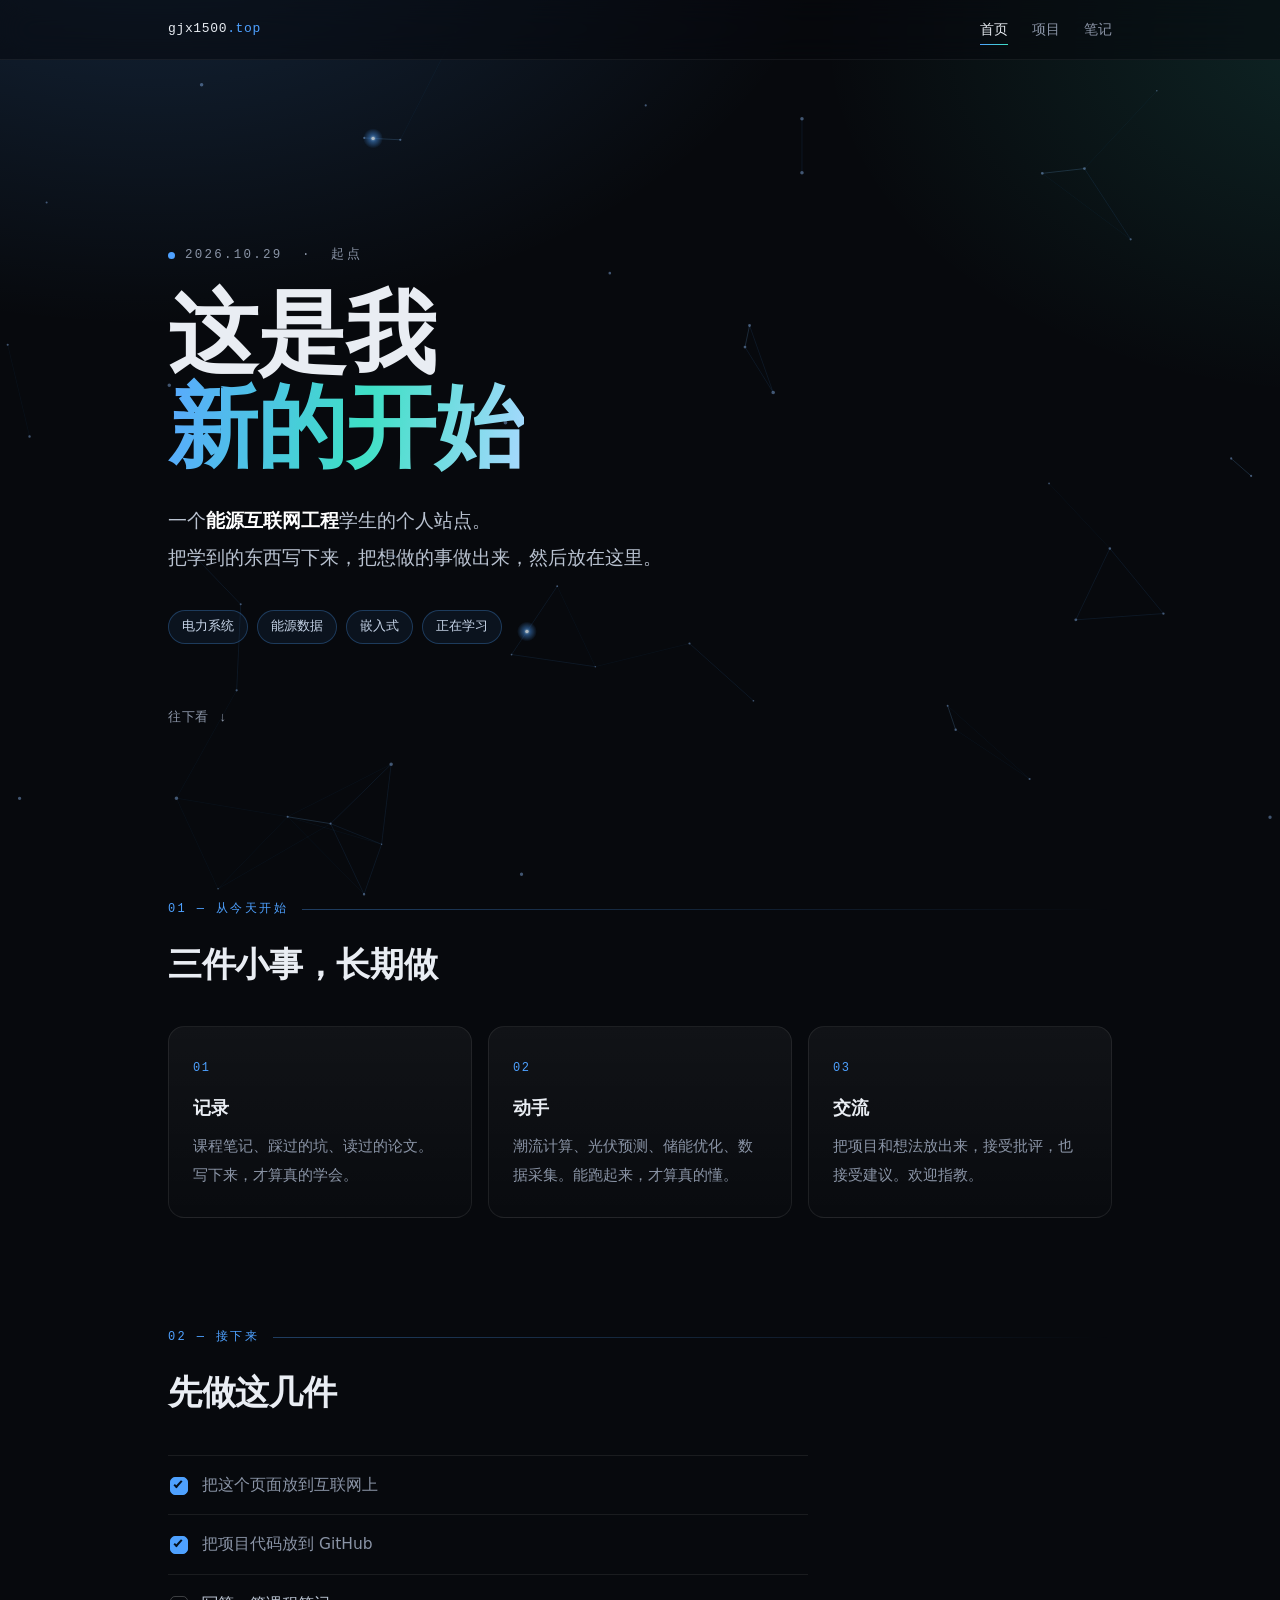
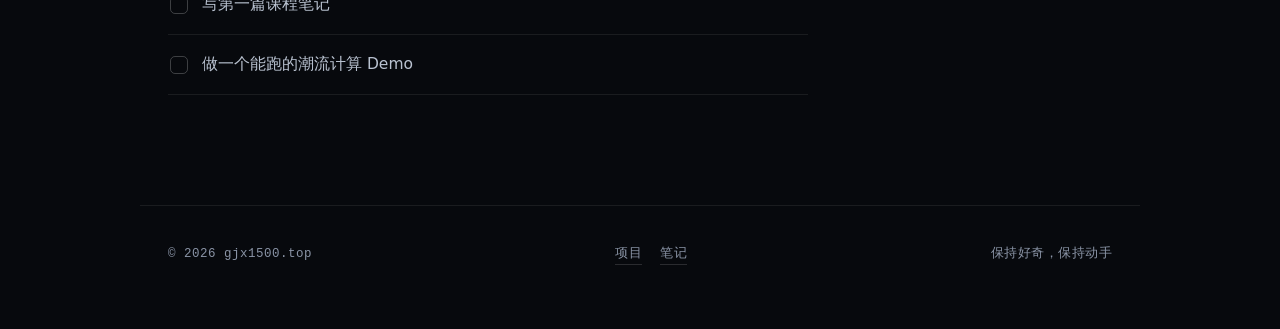
<file: index.html>
<!DOCTYPE html>
<html lang="zh-CN">
<head>
<meta charset="UTF-8">
<meta name="viewport" content="width=device-width, initial-scale=1">
<meta name="theme-color" content="#07090d">
<title>这是我新的开始 · gjx1500.top</title>
<meta name="description" content="一个能源互联网工程学生的个人站点。记录、动手、交流。">
<link rel="icon" href="data:image/svg+xml,%3Csvg xmlns='http://www.w3.org/2000/svg' viewBox='0 0 32 32'%3E%3Crect width='32' height='32' rx='8' fill='%2307090d'/%3E%3Cpath d='M18 4 8 18h6l-2 10 10-14h-6z' fill='%234ea1ff'/%3E%3C/svg%3E">
<link rel="stylesheet" href="/assets/site.css">
<script>document.documentElement.classList.add('js')</script>
</head>
<body>

<canvas id="grid" aria-hidden="true"></canvas>

<div class="wrap">

  <header class="nav">
    <a class="brand" href="/">gjx1500<em>.top</em></a>
    <nav>
      <a href="/" class="on">首页</a>
      <a href="/projects/">项目</a>
      <a href="/notes/">笔记</a>
    </nav>
  </header>

  <!-- ========== 首屏：改这里 ========== -->
  <header class="hero">
    <p class="kicker rise d1"><span class="dot"></span>2026.10.29 &nbsp;·&nbsp; 起点</p>

    <h1 class="big rise d2">这是我<br><span class="grad">新的开始</span></h1>

    <p class="lead rise d3">
      一个<strong>能源互联网工程</strong>学生的个人站点。<br>
      把学到的东西写下来，把想做的事做出来，然后放在这里。
    </p>

    <ul class="tags rise d4">
      <li>电力系统</li>
      <li>能源数据</li>
      <li>嵌入式</li>
      <li>正在学习</li>
    </ul>

    <a class="scroll rise d5" href="#start">往下看 <span>↓</span></a>
  </header>

  <!-- ========== 三件事 ========== -->
  <section class="block" id="start">
    <p class="sec-label">01 — 从今天开始</p>
    <h2 class="sec-title">三件小事，长期做</h2>

    <div class="cards">
      <a class="card reveal" href="/notes/">
        <span class="num">01</span>
        <h3>记录</h3>
        <p>课程笔记、踩过的坑、读过的论文。写下来，才算真的学会。</p>
      </a>

      <a class="card reveal" href="/projects/">
        <span class="num">02</span>
        <h3>动手</h3>
        <p>潮流计算、光伏预测、储能优化、数据采集。能跑起来，才算真的懂。</p>
      </a>

      <a class="card reveal" href="/notes/">
        <span class="num">03</span>
        <h3>交流</h3>
        <p>把项目和想法放出来，接受批评，也接受建议。欢迎指教。</p>
      </a>
    </div>
  </section>

  <!-- ========== 清单：改这里 ========== -->
  <section class="block" id="next">
    <p class="sec-label">02 — 接下来</p>
    <h2 class="sec-title">先做这几件</h2>

    <ol class="list reveal">
      <li class="done"><span class="box" aria-hidden="true"></span><span>把这个页面放到互联网上</span></li>
      <li class="done"><span class="box" aria-hidden="true"></span><span>把项目代码放到 GitHub</span></li>
      <li><span class="box" aria-hidden="true"></span><span>写第一篇课程笔记</span></li>
      <li><span class="box" aria-hidden="true"></span><span>做一个能跑的潮流计算 Demo</span></li>
    </ol>
  </section>

  <footer>
    <span>© 2026 gjx1500.top</span>
    <span class="fsocial"><a href="/projects/">项目</a><a href="/notes/">笔记</a></span>
    <span>保持好奇，保持动手</span>
  </footer>

</div>

<script src="/assets/bg.js"></script>
</body>
</html>
</file>
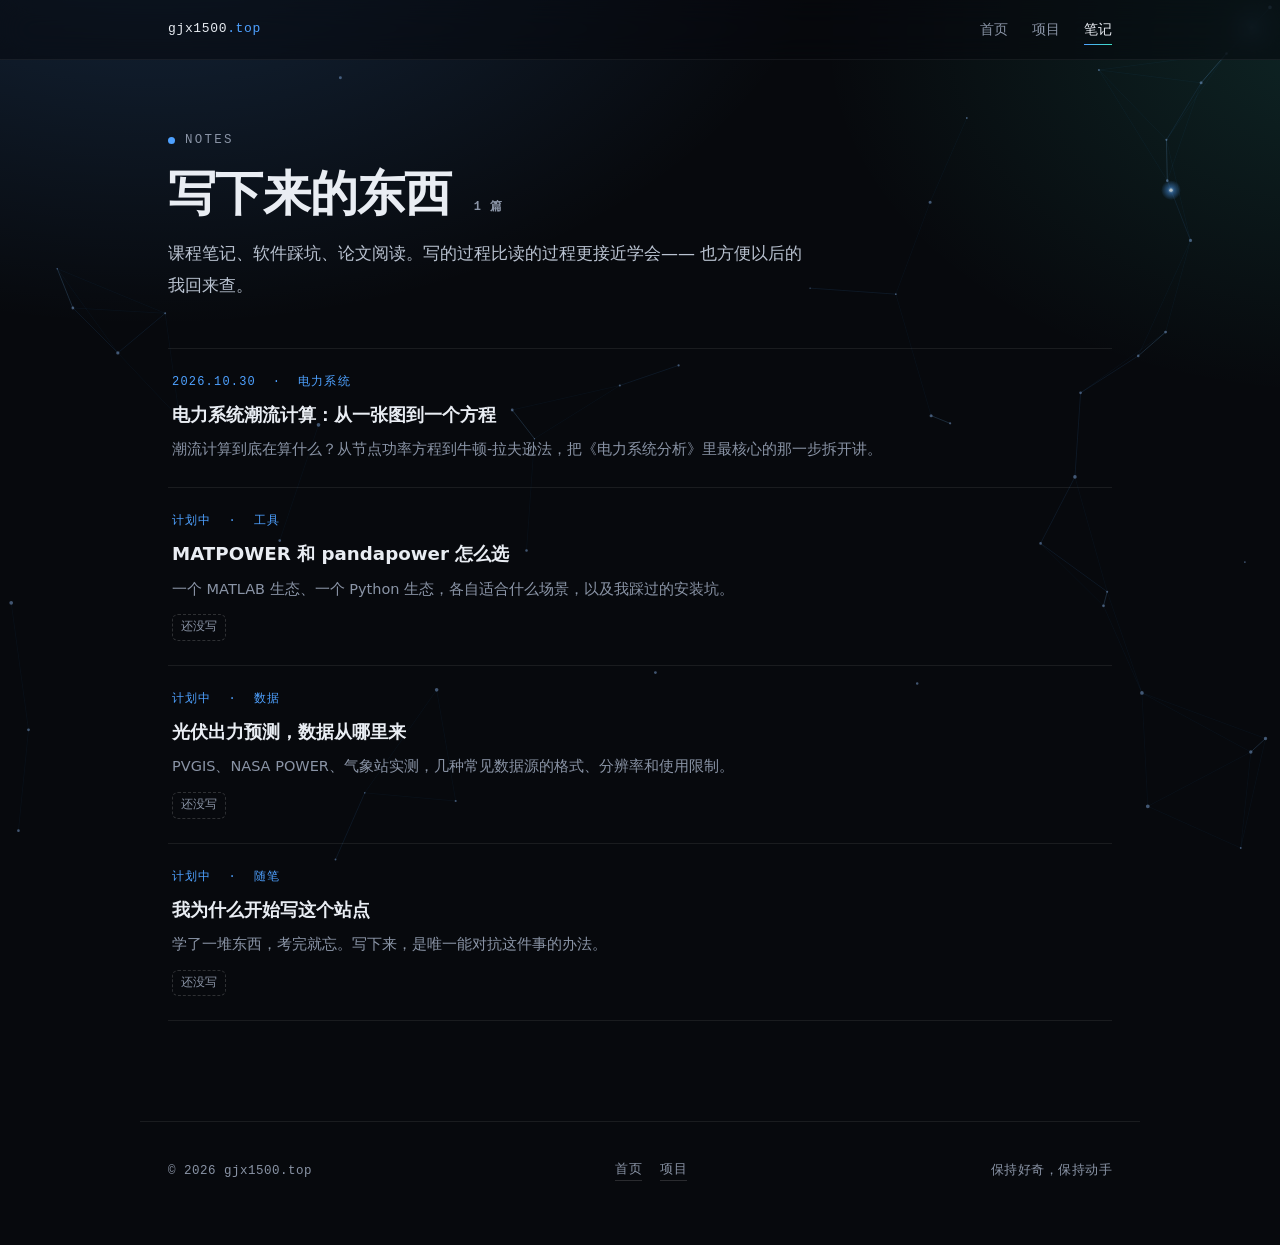
<file: notes/index.html>
<!DOCTYPE html>
<html lang="zh-CN">
<head>
<meta charset="UTF-8">
<meta name="viewport" content="width=device-width, initial-scale=1">
<meta name="theme-color" content="#07090d">
<title>笔记 · gjx1500.top</title>
<meta name="description" content="课程笔记、踩过的坑、读过的论文。">
<link rel="icon" href="data:image/svg+xml,%3Csvg xmlns='http://www.w3.org/2000/svg' viewBox='0 0 32 32'%3E%3Crect width='32' height='32' rx='8' fill='%2307090d'/%3E%3Cpath d='M18 4 8 18h6l-2 10 10-14h-6z' fill='%234ea1ff'/%3E%3C/svg%3E">
<link rel="stylesheet" href="/assets/site.css">
<script>document.documentElement.classList.add('js')</script>
</head>
<body>

<canvas id="grid" aria-hidden="true"></canvas>

<div class="wrap">

  <header class="nav">
    <a class="brand" href="/">gjx1500<em>.top</em></a>
    <nav>
      <a href="/">首页</a>
      <a href="/projects/">项目</a>
      <a href="/notes/" class="on">笔记</a>
    </nav>
  </header>

  <main class="page">
    <div class="page-head">
      <p class="kicker rise d1"><span class="dot"></span>Notes</p>
      <h1 class="rise d2">写下来的东西 <span class="count">1 篇</span></h1>
      <p class="desc rise d3">
        课程笔记、软件踩坑、论文阅读。写的过程比读的过程更接近学会——
        也方便以后的我回来查。
      </p>
    </div>

    <ol class="posts reveal">
      <li>
        <a href="/notes/power-flow-basics.html">
          <div class="meta">2026.10.30 &nbsp;·&nbsp; 电力系统</div>
          <h3>电力系统潮流计算：从一张图到一个方程</h3>
          <p>潮流计算到底在算什么？从节点功率方程到牛顿-拉夫逊法，把《电力系统分析》里最核心的那一步拆开讲。</p>
        </a>
      </li>

      <li>
        <a class="plain" href="#">
          <div class="meta">计划中 &nbsp;·&nbsp; 工具</div>
          <h3>MATPOWER 和 pandapower 怎么选</h3>
          <p>一个 MATLAB 生态、一个 Python 生态，各自适合什么场景，以及我踩过的安装坑。</p>
          <span class="soon">还没写</span>
        </a>
      </li>

      <li>
        <a class="plain" href="#">
          <div class="meta">计划中 &nbsp;·&nbsp; 数据</div>
          <h3>光伏出力预测，数据从哪里来</h3>
          <p>PVGIS、NASA POWER、气象站实测，几种常见数据源的格式、分辨率和使用限制。</p>
          <span class="soon">还没写</span>
        </a>
      </li>

      <li>
        <a class="plain" href="#">
          <div class="meta">计划中 &nbsp;·&nbsp; 随笔</div>
          <h3>我为什么开始写这个站点</h3>
          <p>学了一堆东西，考完就忘。写下来，是唯一能对抗这件事的办法。</p>
          <span class="soon">还没写</span>
        </a>
      </li>
    </ol>
  </main>

  <footer>
    <span>© 2026 gjx1500.top</span>
    <span class="fsocial"><a href="/">首页</a><a href="/projects/">项目</a></span>
    <span>保持好奇，保持动手</span>
  </footer>

</div>

<script src="/assets/bg.js"></script>
</body>
</html>
</file>
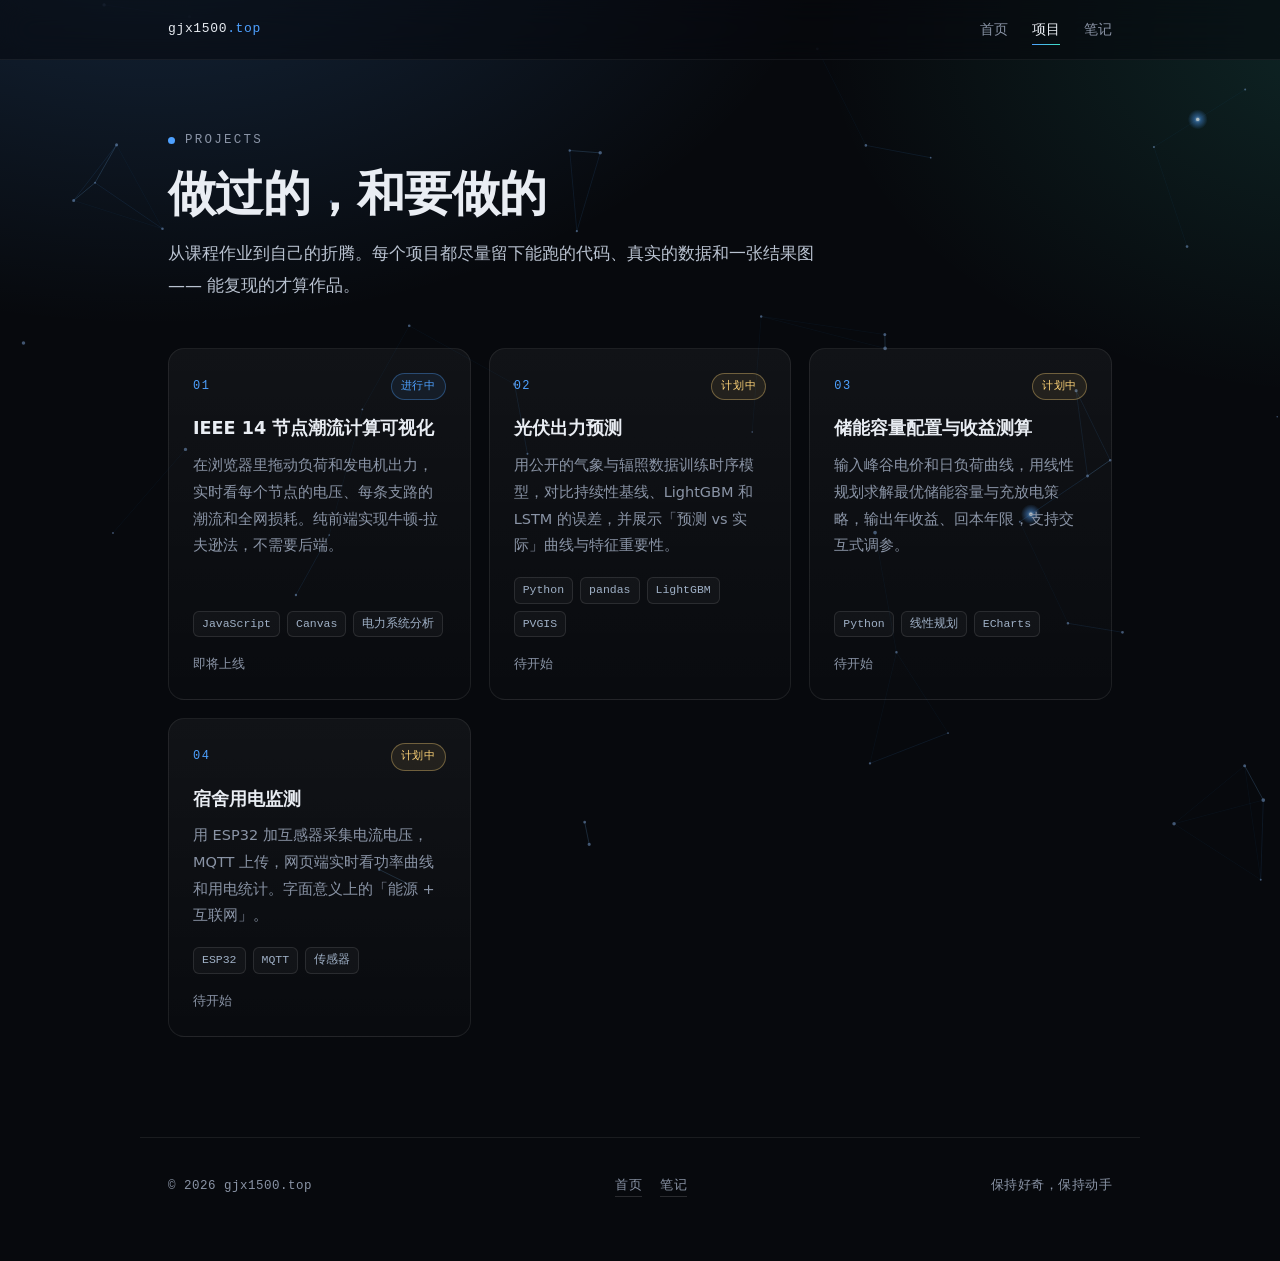
<file: projects/index.html>
<!DOCTYPE html>
<html lang="zh-CN">
<head>
<meta charset="UTF-8">
<meta name="viewport" content="width=device-width, initial-scale=1">
<meta name="theme-color" content="#07090d">
<title>项目 · gjx1500.top</title>
<meta name="description" content="做过的和要做的项目：潮流计算、光伏预测、储能优化、能耗监测。">
<link rel="icon" href="data:image/svg+xml,%3Csvg xmlns='http://www.w3.org/2000/svg' viewBox='0 0 32 32'%3E%3Crect width='32' height='32' rx='8' fill='%2307090d'/%3E%3Cpath d='M18 4 8 18h6l-2 10 10-14h-6z' fill='%234ea1ff'/%3E%3C/svg%3E">
<link rel="stylesheet" href="/assets/site.css">
<script>document.documentElement.classList.add('js')</script>
</head>
<body>

<canvas id="grid" aria-hidden="true"></canvas>

<div class="wrap">

  <header class="nav">
    <a class="brand" href="/">gjx1500<em>.top</em></a>
    <nav>
      <a href="/">首页</a>
      <a href="/projects/" class="on">项目</a>
      <a href="/notes/">笔记</a>
    </nav>
  </header>

  <main class="page">
    <div class="page-head">
      <p class="kicker rise d1"><span class="dot"></span>Projects</p>
      <h1 class="rise d2">做过的，和要做的</h1>
      <p class="desc rise d3">
        从课程作业到自己的折腾。每个项目都尽量留下能跑的代码、真实的数据和一张结果图——
        能复现的才算作品。
      </p>
    </div>

    <div class="projects">

      <article class="project reveal">
        <div class="project-top">
          <span class="num">01</span>
          <span class="badge doing">进行中</span>
        </div>
        <h3>IEEE 14 节点潮流计算可视化</h3>
        <p>在浏览器里拖动负荷和发电机出力，实时看每个节点的电压、每条支路的潮流和全网损耗。纯前端实现牛顿-拉夫逊法，不需要后端。</p>
        <div class="stack"><span>JavaScript</span><span>Canvas</span><span>电力系统分析</span></div>
        <a class="link muted" href="#">即将上线</a>
      </article>

      <article class="project reveal">
        <div class="project-top">
          <span class="num">02</span>
          <span class="badge plan">计划中</span>
        </div>
        <h3>光伏出力预测</h3>
        <p>用公开的气象与辐照数据训练时序模型，对比持续性基线、LightGBM 和 LSTM 的误差，并展示「预测 vs 实际」曲线与特征重要性。</p>
        <div class="stack"><span>Python</span><span>pandas</span><span>LightGBM</span><span>PVGIS</span></div>
        <span class="link muted">待开始</span>
      </article>

      <article class="project reveal">
        <div class="project-top">
          <span class="num">03</span>
          <span class="badge plan">计划中</span>
        </div>
        <h3>储能容量配置与收益测算</h3>
        <p>输入峰谷电价和日负荷曲线，用线性规划求解最优储能容量与充放电策略，输出年收益、回本年限，支持交互式调参。</p>
        <div class="stack"><span>Python</span><span>线性规划</span><span>ECharts</span></div>
        <span class="link muted">待开始</span>
      </article>

      <article class="project reveal">
        <div class="project-top">
          <span class="num">04</span>
          <span class="badge plan">计划中</span>
        </div>
        <h3>宿舍用电监测</h3>
        <p>用 ESP32 加互感器采集电流电压，MQTT 上传，网页端实时看功率曲线和用电统计。字面意义上的「能源 + 互联网」。</p>
        <div class="stack"><span>ESP32</span><span>MQTT</span><span>传感器</span></div>
        <span class="link muted">待开始</span>
      </article>

    </div>
  </main>

  <footer>
    <span>© 2026 gjx1500.top</span>
    <span class="fsocial"><a href="/">首页</a><a href="/notes/">笔记</a></span>
    <span>保持好奇，保持动手</span>
  </footer>

</div>

<script src="/assets/bg.js"></script>
</body>
</html>
</file>
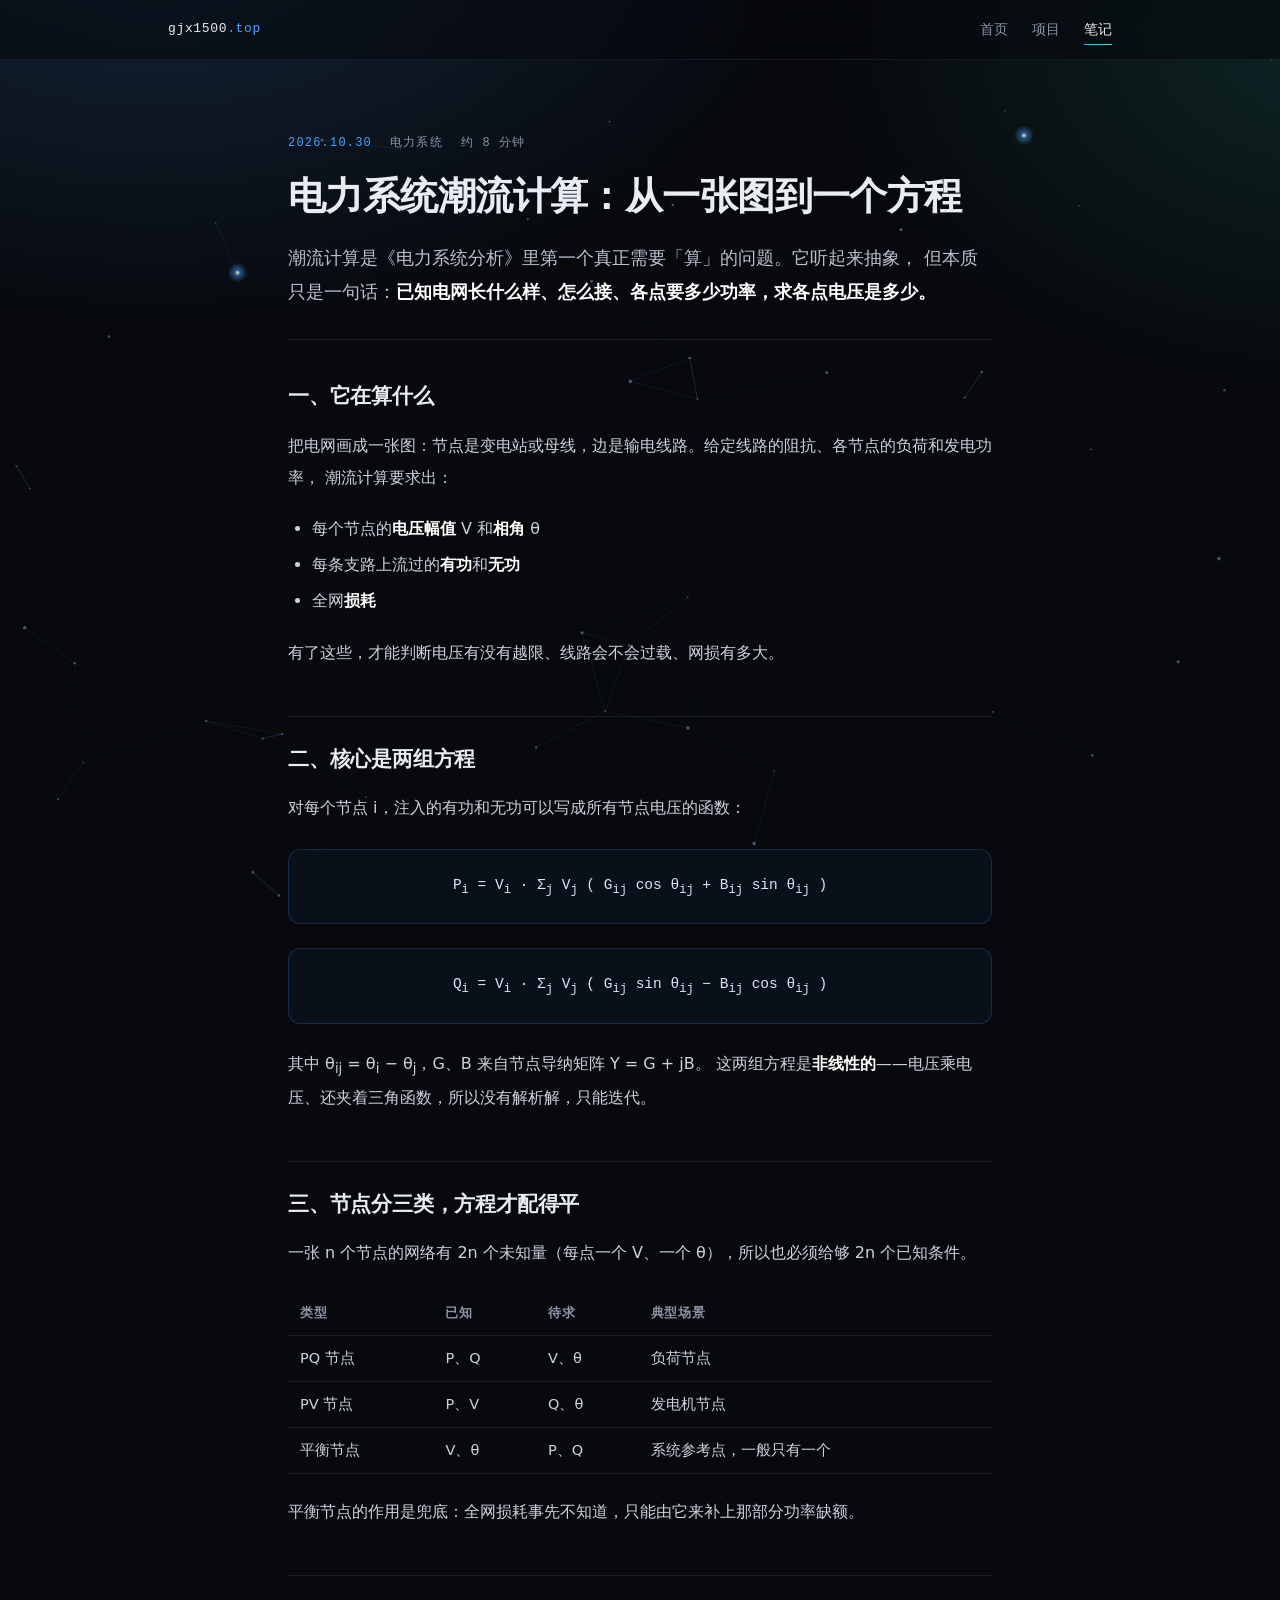
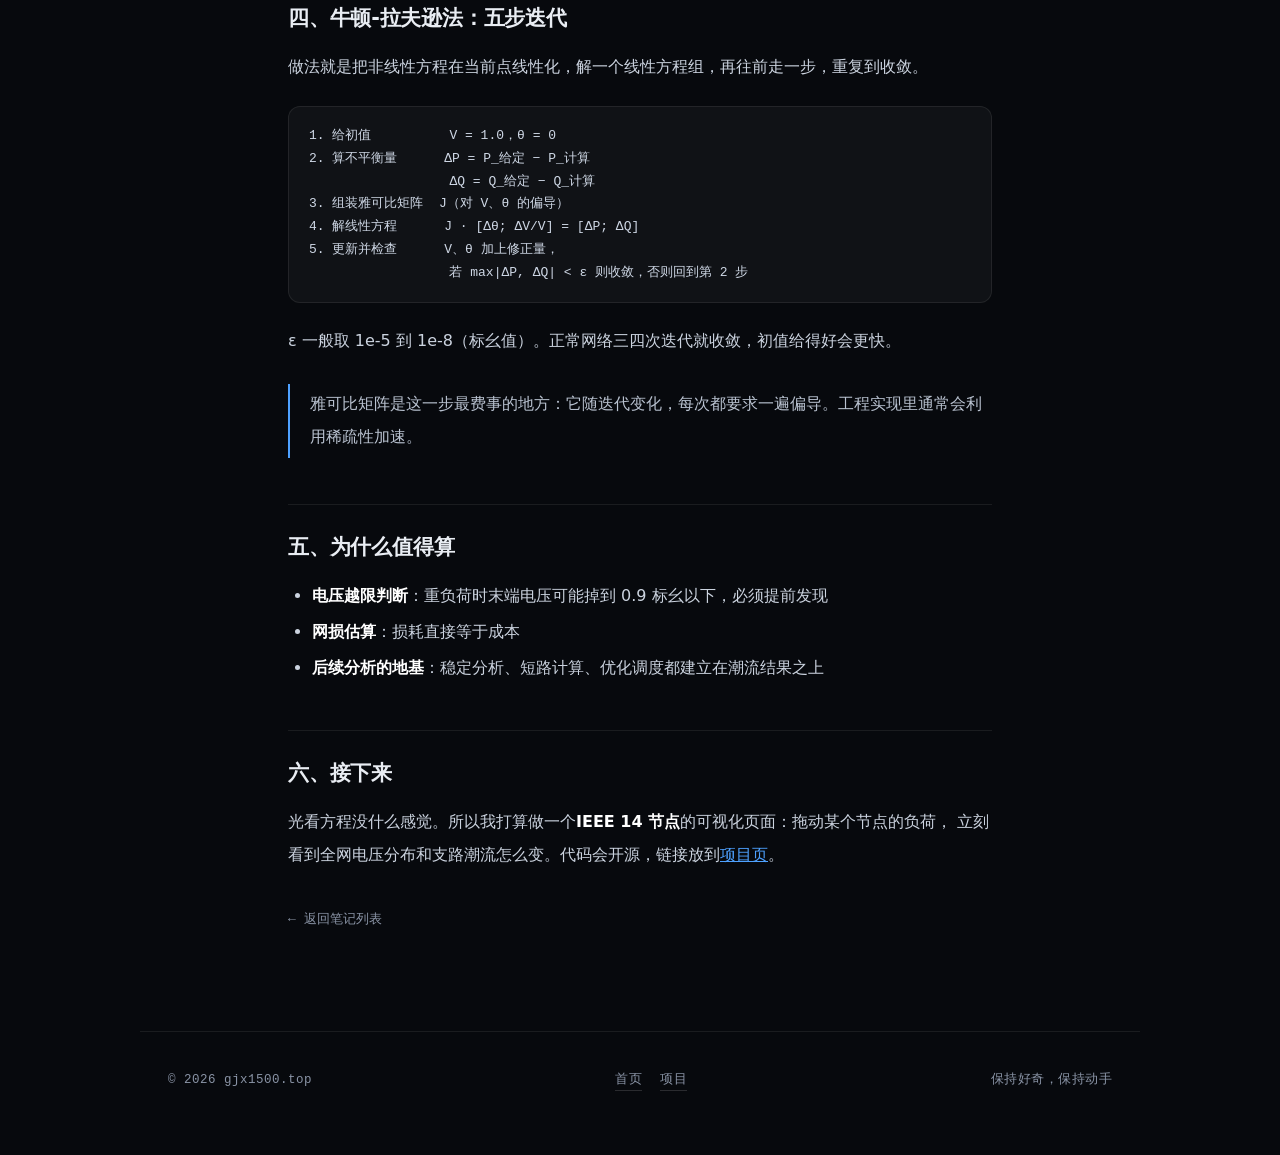
<file: notes/power-flow-basics.html>
<!DOCTYPE html>
<html lang="zh-CN">
<head>
<meta charset="UTF-8">
<meta name="viewport" content="width=device-width, initial-scale=1">
<meta name="theme-color" content="#07090d">
<title>电力系统潮流计算：从一张图到一个方程 · gjx1500.top</title>
<meta name="description" content="从节点功率方程到牛顿-拉夫逊法，把潮流计算的核心拆开讲。">
<link rel="icon" href="data:image/svg+xml,%3Csvg xmlns='http://www.w3.org/2000/svg' viewBox='0 0 32 32'%3E%3Crect width='32' height='32' rx='8' fill='%2307090d'/%3E%3Cpath d='M18 4 8 18h6l-2 10 10-14h-6z' fill='%234ea1ff'/%3E%3C/svg%3E">
<link rel="stylesheet" href="/assets/site.css">
<script>document.documentElement.classList.add('js')</script>
</head>
<body>

<canvas id="grid" aria-hidden="true"></canvas>

<div class="wrap">

  <header class="nav">
    <a class="brand" href="/">gjx1500<em>.top</em></a>
    <nav>
      <a href="/">首页</a>
      <a href="/projects/">项目</a>
      <a href="/notes/" class="on">笔记</a>
    </nav>
  </header>

  <article class="article">
    <div class="meta rise d1">
      <span>2026.10.30</span>
      <span class="dim">电力系统</span>
      <span class="dim">约 8 分钟</span>
    </div>

    <h1 class="rise d2">电力系统潮流计算：从一张图到一个方程</h1>

    <p class="lede rise d3">
      潮流计算是《电力系统分析》里第一个真正需要「算」的问题。它听起来抽象，
      但本质只是一句话：<strong>已知电网长什么样、怎么接、各点要多少功率，求各点电压是多少。</strong>
    </p>

    <h2>一、它在算什么</h2>

    <p>
      把电网画成一张图：节点是变电站或母线，边是输电线路。给定线路的阻抗、各节点的负荷和发电功率，
      潮流计算要求出：
    </p>

    <ul>
      <li>每个节点的<strong>电压幅值</strong> V 和<strong>相角</strong> θ</li>
      <li>每条支路上流过的<strong>有功</strong>和<strong>无功</strong></li>
      <li>全网<strong>损耗</strong></li>
    </ul>

    <p>有了这些，才能判断电压有没有越限、线路会不会过载、网损有多大。</p>

    <h2>二、核心是两组方程</h2>

    <p>
      对每个节点 i，注入的有功和无功可以写成所有节点电压的函数：
    </p>

    <div class="formula">
      P<sub>i</sub> = V<sub>i</sub> · Σ<sub>j</sub> V<sub>j</sub> ( G<sub>ij</sub> cos θ<sub>ij</sub> + B<sub>ij</sub> sin θ<sub>ij</sub> )
    </div>

    <div class="formula">
      Q<sub>i</sub> = V<sub>i</sub> · Σ<sub>j</sub> V<sub>j</sub> ( G<sub>ij</sub> sin θ<sub>ij</sub> − B<sub>ij</sub> cos θ<sub>ij</sub> )
    </div>

    <p>
      其中 θ<sub>ij</sub> = θ<sub>i</sub> − θ<sub>j</sub>，G、B 来自节点导纳矩阵 Y = G + jB。
      这两组方程是<strong>非线性的</strong>——电压乘电压、还夹着三角函数，所以没有解析解，只能迭代。
    </p>

    <h2>三、节点分三类，方程才配得平</h2>

    <p>一张 n 个节点的网络有 2n 个未知量（每点一个 V、一个 θ），所以也必须给够 2n 个已知条件。</p>

    <table>
      <thead>
        <tr><th>类型</th><th>已知</th><th>待求</th><th>典型场景</th></tr>
      </thead>
      <tbody>
        <tr><td>PQ 节点</td><td>P、Q</td><td>V、θ</td><td>负荷节点</td></tr>
        <tr><td>PV 节点</td><td>P、V</td><td>Q、θ</td><td>发电机节点</td></tr>
        <tr><td>平衡节点</td><td>V、θ</td><td>P、Q</td><td>系统参考点，一般只有一个</td></tr>
      </tbody>
    </table>

    <p>
      平衡节点的作用是兜底：全网损耗事先不知道，只能由它来补上那部分功率缺额。
    </p>

    <h2>四、牛顿-拉夫逊法：五步迭代</h2>

    <p>做法就是把非线性方程在当前点线性化，解一个线性方程组，再往前走一步，重复到收敛。</p>

    <pre><code>1. 给初值          V = 1.0，θ = 0
2. 算不平衡量      ΔP = P_给定 − P_计算
                  ΔQ = Q_给定 − Q_计算
3. 组装雅可比矩阵  J（对 V、θ 的偏导）
4. 解线性方程      J · [Δθ; ΔV/V] = [ΔP; ΔQ]
5. 更新并检查      V、θ 加上修正量，
                  若 max|ΔP, ΔQ| &lt; ε 则收敛，否则回到第 2 步</code></pre>

    <p>
      ε 一般取 1e-5 到 1e-8（标幺值）。正常网络三四次迭代就收敛，初值给得好会更快。
    </p>

    <blockquote>
      <p>雅可比矩阵是这一步最费事的地方：它随迭代变化，每次都要求一遍偏导。工程实现里通常会利用稀疏性加速。</p>
    </blockquote>

    <h2>五、为什么值得算</h2>

    <ul>
      <li><strong>电压越限判断</strong>：重负荷时末端电压可能掉到 0.9 标幺以下，必须提前发现</li>
      <li><strong>网损估算</strong>：损耗直接等于成本</li>
      <li><strong>后续分析的地基</strong>：稳定分析、短路计算、优化调度都建立在潮流结果之上</li>
    </ul>

    <h2>六、接下来</h2>

    <p>
      光看方程没什么感觉。所以我打算做一个<strong>IEEE 14 节点</strong>的可视化页面：拖动某个节点的负荷，
      立刻看到全网电压分布和支路潮流怎么变。代码会开源，链接放到<a href="/projects/">项目页</a>。
    </p>

    <a class="back" href="/notes/">← 返回笔记列表</a>
  </article>

  <footer>
    <span>© 2026 gjx1500.top</span>
    <span class="fsocial"><a href="/">首页</a><a href="/projects/">项目</a></span>
    <span>保持好奇，保持动手</span>
  </footer>

</div>

<script src="/assets/bg.js"></script>
</body>
</html>
</file>
<file: assets/site.css>
/* =========================================================
   gjx1500.top 全站样式
   想改配色：只改下面 :root 里的变量
   ========================================================= */
:root{
  --bg:#07090d;
  --ink:#e9edf3;
  --soft:#b9c2d0;
  --muted:#8a94a6;
  --body:#cbd3df;
  --line:rgba(255,255,255,.08);
  --accent:#4ea1ff;
  --accent-2:#3ee0c5;
  --mono:ui-monospace,"Cascadia Code","SF Mono",Consolas,"Liberation Mono",monospace;
  --max:1000px;
  --nav-h:60px;
}

*,*::before,*::after{box-sizing:border-box}
html{scroll-behavior:smooth}
body{
  margin:0;
  font-family:system-ui,-apple-system,"Segoe UI","Microsoft YaHei","PingFang SC","Noto Sans SC",sans-serif;
  color:var(--ink);
  background-color:var(--bg);
  background-image:
    radial-gradient(1100px 700px at 12% -12%, rgba(78,161,255,.20), transparent 62%),
    radial-gradient(900px 620px at 105% 4%, rgba(62,224,197,.13), transparent 58%);
  background-repeat:no-repeat;
  background-attachment:fixed;
  -webkit-font-smoothing:antialiased;
  line-height:1.6;
}
a{color:var(--accent)}
img{max-width:100%;height:auto}

#grid{position:fixed;inset:0;width:100%;height:100%;z-index:0;opacity:.75;pointer-events:none}
.wrap{position:relative;z-index:1}

/* ========== 顶部导航 ========== */
.nav{
  position:fixed;top:0;left:0;right:0;z-index:30;
  height:var(--nav-h);
  display:flex;align-items:center;justify-content:space-between;gap:20px;
  padding:0 max(22px,calc((100vw - var(--max)) / 2 + 28px));
  background:rgba(7,9,13,.55);
  backdrop-filter:blur(14px);-webkit-backdrop-filter:blur(14px);
  border-bottom:1px solid rgba(255,255,255,.06);
}
.nav .brand{
  font-family:var(--mono);font-size:13px;letter-spacing:.05em;
  color:var(--ink);text-decoration:none;white-space:nowrap;
}
.nav .brand em{font-style:normal;color:var(--accent)}
.nav nav{display:flex;gap:24px}
.nav nav a{
  position:relative;font-size:13.5px;color:var(--muted);text-decoration:none;
  padding:5px 0;transition:color .2s;
}
.nav nav a::after{
  content:"";position:absolute;left:0;right:0;bottom:0;height:1px;
  background:linear-gradient(90deg,var(--accent),var(--accent-2));
  transform:scaleX(0);transform-origin:left;transition:transform .3s;
}
.nav nav a:hover{color:var(--ink)}
.nav nav a:hover::after,.nav nav a.on::after{transform:scaleX(1)}
.nav nav a.on{color:var(--ink)}

/* ========== 首屏 ========== */
.hero{
  min-height:100vh;min-height:100svh;
  max-width:var(--max);margin:0 auto;
  padding:calc(var(--nav-h) + 9vh) 28px 7vh;
  display:flex;flex-direction:column;justify-content:center;
}
.kicker{
  display:flex;align-items:center;gap:10px;
  margin:0;font-family:var(--mono);font-size:12.5px;
  letter-spacing:.18em;color:var(--muted);text-transform:uppercase;
}
.kicker .dot{
  width:7px;height:7px;border-radius:50%;background:var(--accent);
  box-shadow:0 0 0 0 rgba(78,161,255,.6);
  animation:pulse 2.4s ease-out infinite;
}
@keyframes pulse{
  0%{box-shadow:0 0 0 0 rgba(78,161,255,.55)}
  70%{box-shadow:0 0 0 9px rgba(78,161,255,0)}
  100%{box-shadow:0 0 0 0 rgba(78,161,255,0)}
}

h1.big{
  margin:22px 0 0;
  font-size:clamp(2.7rem,8.6vw,5.6rem);
  line-height:1.04;font-weight:800;letter-spacing:-.012em;
}
.grad{
  background:linear-gradient(100deg,#5aa9ff 0%,#3ee0c5 55%,#a8d8ff 100%);
  -webkit-background-clip:text;background-clip:text;color:transparent;
}
.lead{
  margin:28px 0 0;max-width:34em;
  font-size:clamp(16px,1.9vw,19px);line-height:1.95;color:var(--soft);
}
.lead strong{color:#fff;font-weight:600}

.tags{list-style:none;display:flex;flex-wrap:wrap;gap:9px;margin:34px 0 0;padding:0}
.tags li{
  font-family:var(--mono);font-size:12.5px;color:#c8d6ea;
  padding:6px 13px;border-radius:999px;
  border:1px solid rgba(78,161,255,.28);
  background:rgba(78,161,255,.07);
}

.scroll{
  margin-top:64px;align-self:flex-start;
  display:inline-flex;align-items:center;gap:10px;
  font-family:var(--mono);font-size:13px;letter-spacing:.05em;
  color:var(--muted);text-decoration:none;
  border-bottom:1px solid transparent;padding-bottom:3px;
  transition:color .25s,border-color .25s;
}
.scroll:hover{color:var(--ink);border-color:var(--line)}
.scroll span{display:inline-block;animation:bob 2.2s ease-in-out infinite}
@keyframes bob{0%,100%{transform:translateY(-2px)}50%{transform:translateY(3px)}}

/* ========== 区块 ========== */
section.block{max-width:var(--max);margin:0 auto;padding:0 28px 110px}
.sec-label{
  display:flex;align-items:center;gap:14px;
  margin:0 0 18px;font-family:var(--mono);font-size:12px;
  letter-spacing:.2em;color:var(--accent);
}
.sec-label::after{content:"";flex:1;height:1px;background:linear-gradient(90deg,rgba(78,161,255,.35),transparent)}
h2.sec-title{margin:0 0 34px;font-size:clamp(1.5rem,3.4vw,2.15rem);font-weight:700;letter-spacing:-.01em}

/* 卡片 */
.cards{display:grid;grid-template-columns:repeat(auto-fit,minmax(238px,1fr));gap:16px}
.card{
  display:block;padding:26px 24px 28px;border-radius:16px;color:inherit;text-decoration:none;
  border:1px solid var(--line);
  background:linear-gradient(180deg,rgba(255,255,255,.045),rgba(255,255,255,.012));
  transition:transform .35s cubic-bezier(.2,.7,.3,1),border-color .35s,box-shadow .35s;
}
.card:hover{
  transform:translateY(-4px);
  border-color:rgba(78,161,255,.45);
  box-shadow:0 18px 44px -24px rgba(78,161,255,.55);
}
.num{font-family:var(--mono);font-size:12px;color:var(--accent);letter-spacing:.12em}
.card h3{margin:14px 0 10px;font-size:1.15rem;font-weight:650}
.card p{margin:0;font-size:15px;line-height:1.9;color:var(--muted)}

/* 清单 */
.list{list-style:none;margin:0;padding:0;max-width:640px}
.list li{
  display:flex;align-items:flex-start;gap:14px;
  padding:17px 2px;border-bottom:1px solid var(--line);
  font-size:15.5px;color:var(--soft);
}
.list li:first-child{border-top:1px solid var(--line)}
.box{
  flex:0 0 auto;width:18px;height:18px;margin-top:4px;
  border:1.5px solid rgba(255,255,255,.22);border-radius:5px;
  position:relative;transition:background .3s,border-color .3s;
}
.list li.done .box{background:var(--accent);border-color:var(--accent)}
.list li.done .box::after{
  content:"";position:absolute;left:5px;top:1px;
  width:4px;height:9px;border-right:2px solid #06121f;border-bottom:2px solid #06121f;
  transform:rotate(42deg);
}
.list li.done span:last-child{color:var(--muted)}

/* ========== 内页通用 ========== */
.page{
  max-width:var(--max);margin:0 auto;
  padding:calc(var(--nav-h) + 70px) 28px 100px;
}
.page-head{margin-bottom:46px}
.page-head h1{
  margin:16px 0 16px;
  font-size:clamp(2rem,5vw,3rem);line-height:1.15;
  font-weight:750;letter-spacing:-.015em;
  text-wrap:balance;
}
.page-head .desc{
  margin:0;max-width:38em;color:var(--soft);
  font-size:clamp(15px,1.7vw,17px);line-height:1.9;
}
.count{
  font-family:var(--mono);font-size:12px;color:var(--muted);
  letter-spacing:.1em;margin-left:6px;
}

/* 状态标签 */
.badge{
  display:inline-block;font-family:var(--mono);font-size:11px;
  padding:4px 9px;border-radius:999px;border:1px solid;letter-spacing:.06em;
}
.badge.plan{color:#ffd479;border-color:rgba(255,212,121,.35);background:rgba(255,212,121,.08)}
.badge.doing{color:var(--accent);border-color:rgba(78,161,255,.35);background:rgba(78,161,255,.08)}
.badge.done{color:var(--accent-2);border-color:rgba(62,224,197,.35);background:rgba(62,224,197,.08)}

/* 项目卡片 */
.projects{display:grid;grid-template-columns:repeat(auto-fit,minmax(280px,1fr));gap:18px}
.project{
  display:flex;flex-direction:column;
  padding:24px;border-radius:16px;border:1px solid var(--line);
  background:linear-gradient(180deg,rgba(255,255,255,.045),rgba(255,255,255,.012));
  transition:transform .35s cubic-bezier(.2,.7,.3,1),border-color .35s,box-shadow .35s;
}
.project:hover{
  transform:translateY(-3px);border-color:rgba(78,161,255,.4);
  box-shadow:0 18px 44px -26px rgba(78,161,255,.5);
}
.project-top{display:flex;align-items:center;justify-content:space-between;gap:12px}
.project h3{margin:16px 0 10px;font-size:1.1rem;font-weight:650;line-height:1.45}
.project p{margin:0;color:var(--muted);font-size:14.5px;line-height:1.85;flex:1}
.project .stack{
  display:flex;flex-wrap:wrap;gap:7px;margin-top:18px;
  font-family:var(--mono);font-size:11.5px;color:#9fb0c6;
}
.project .stack span{
  padding:3px 8px;border-radius:6px;
  border:1px solid rgba(255,255,255,.1);background:rgba(255,255,255,.03);
}
.project .link{
  margin-top:18px;font-family:var(--mono);font-size:12.5px;
  text-decoration:none;color:var(--accent);
}
.project .link.muted{color:var(--muted)}

/* 笔记列表 */
.posts{list-style:none;margin:0;padding:0;border-top:1px solid var(--line)}
.posts li{border-bottom:1px solid var(--line)}
.posts a{
  display:block;padding:24px 4px;text-decoration:none;color:inherit;
  transition:padding-left .3s cubic-bezier(.2,.7,.3,1),background .3s;
}
.posts a:hover{padding-left:10px;background:rgba(78,161,255,.03)}
.posts .meta{
  font-family:var(--mono);font-size:12px;color:var(--accent);letter-spacing:.1em;
}
.posts h3{margin:9px 0 8px;font-size:1.14rem;font-weight:600;line-height:1.5}
.posts p{margin:0;color:var(--muted);font-size:14.5px;line-height:1.85;max-width:52em}
.posts .soon{
  display:inline-block;margin-top:12px;
  font-family:var(--mono);font-size:11.5px;color:var(--muted);
  padding:3px 8px;border-radius:6px;border:1px dashed rgba(255,255,255,.16);
}
.posts a.plain{cursor:default}
.posts a.plain:hover{padding-left:4px;background:none}

/* ========== 文章页 ========== */
.article{max-width:760px;margin:0 auto;padding:calc(var(--nav-h) + 74px) 28px 100px}
.article .meta{
  display:flex;flex-wrap:wrap;gap:8px 18px;align-items:center;
  font-family:var(--mono);font-size:12px;color:var(--accent);letter-spacing:.1em;
}
.article .meta .dim{color:var(--muted)}
.article h1{
  margin:18px 0 20px;font-size:clamp(1.75rem,4vw,2.4rem);
  line-height:1.3;font-weight:750;letter-spacing:-.015em;
  text-wrap:balance;
}
.article .lede{
  margin:0 0 40px;padding-bottom:30px;
  border-bottom:1px solid var(--line);
  font-size:17.5px;line-height:1.95;color:var(--soft);
}
.article h2{
  margin:46px 0 16px;padding-top:26px;border-top:1px solid var(--line);
  font-size:1.3rem;font-weight:650;letter-spacing:-.01em;
}
.article h2:first-of-type{margin-top:36px;padding-top:0;border-top:0}
.article h3{margin:32px 0 12px;font-size:1.06rem;font-weight:600;color:#dbe3ee}
.article p{margin:0 0 18px;color:var(--body);font-size:16px;line-height:2.05}
.article ul,.article ol{margin:0 0 20px;padding-left:24px;color:var(--body);line-height:2}
.article li{margin:4px 0}
.article strong{color:#fff;font-weight:600}
.article code{
  font-family:var(--mono);font-size:.88em;
  background:rgba(78,161,255,.1);border:1px solid rgba(78,161,255,.16);
  padding:1px 6px;border-radius:5px;color:#cfe3ff;
}
.article pre{
  margin:22px 0;padding:18px 20px;overflow:auto;
  background:rgba(255,255,255,.04);border:1px solid var(--line);border-radius:12px;
  font-family:var(--mono);font-size:13px;line-height:1.75;color:#cfd8e6;
}
.article pre code{background:none;border:0;padding:0;font-size:inherit;color:inherit}
.article blockquote{
  margin:26px 0;padding:4px 0 4px 20px;
  border-left:2px solid var(--accent);color:var(--soft);
}
.article blockquote p{margin:0;color:var(--soft)}
.article table{width:100%;border-collapse:collapse;margin:22px 0;font-size:14.5px}
.article th,.article td{
  text-align:left;padding:11px 12px;border-bottom:1px solid var(--line);color:var(--body);
}
.article th{color:var(--muted);font-weight:600;font-size:13px;letter-spacing:.05em}
.article .formula{
  margin:24px 0;padding:20px;overflow-x:auto;text-align:center;
  border:1px solid rgba(78,161,255,.2);border-radius:12px;
  background:rgba(78,161,255,.05);
  font-family:var(--mono);font-size:14.5px;line-height:2.1;color:#dbe7f7;
}
.article .back{
  display:inline-flex;align-items:center;gap:8px;margin-top:20px;
  font-family:var(--mono);font-size:13px;color:var(--muted);text-decoration:none;
}
.article .back:hover{color:var(--ink)}

/* ========== 页脚 ========== */
footer{
  max-width:var(--max);margin:0 auto;padding:38px 28px 64px;
  display:flex;flex-wrap:wrap;gap:12px 26px;justify-content:space-between;align-items:center;
  border-top:1px solid var(--line);
  font-family:var(--mono);font-size:12.5px;color:var(--muted);letter-spacing:.04em;
}
footer a{color:var(--muted);text-decoration:none;border-bottom:1px solid rgba(255,255,255,.14)}
footer a:hover{color:var(--ink)}
footer .fsocial{display:flex;gap:18px}

/* ========== 404 ========== */
.notfound{
  min-height:100vh;min-height:100svh;
  display:flex;flex-direction:column;justify-content:center;align-items:center;
  text-align:center;padding:calc(var(--nav-h) + 40px) 22px 80px;
}
.notfound .code{
  font-family:var(--mono);font-size:clamp(4rem,16vw,9rem);font-weight:800;
  line-height:1;letter-spacing:-.04em;
  background:linear-gradient(100deg,#5aa9ff,#3ee0c5);
  -webkit-background-clip:text;background-clip:text;color:transparent;
}
.notfound h1{margin:20px 0 12px;font-size:clamp(1.2rem,3vw,1.6rem);font-weight:600}
.notfound p{margin:0 0 30px;color:var(--muted);font-size:15px}
.notfound .scroll{align-self:center;margin-top:0}

/* ========== 动画 ========== */
.rise{opacity:1}
.js .rise{opacity:0;animation:rise .9s cubic-bezier(.2,.7,.3,1) forwards}
.js .d1{animation-delay:.05s}.js .d2{animation-delay:.18s}.js .d3{animation-delay:.32s}
.js .d4{animation-delay:.46s}.js .d5{animation-delay:.60s}
@keyframes rise{to{opacity:1;transform:none}}

.js .reveal{opacity:0;transform:translateY(20px);transition:opacity .8s ease,transform .8s cubic-bezier(.2,.7,.3,1)}
.reveal.in{opacity:1 !important;transform:none !important}

/* ========== 响应式 ========== */
@media (max-width:640px){
  .hero{padding:calc(var(--nav-h) + 10vh) 22px 9vh}
  section.block{padding:0 22px 84px}
  .page{padding:calc(var(--nav-h) + 48px) 22px 76px}
  .article{padding:calc(var(--nav-h) + 50px) 22px 76px}
  footer{padding:32px 22px 52px;flex-direction:column;align-items:flex-start}
  .nav{padding:0 18px}
  .nav nav{gap:16px}
  .scroll{margin-top:48px}
}
@media (prefers-reduced-motion:reduce){
  html{scroll-behavior:auto}
  .js .rise{animation:none;opacity:1;transform:none}
  .js .reveal{opacity:1;transform:none;transition:none}
  .kicker .dot,.scroll span{animation:none}
}
</file>
